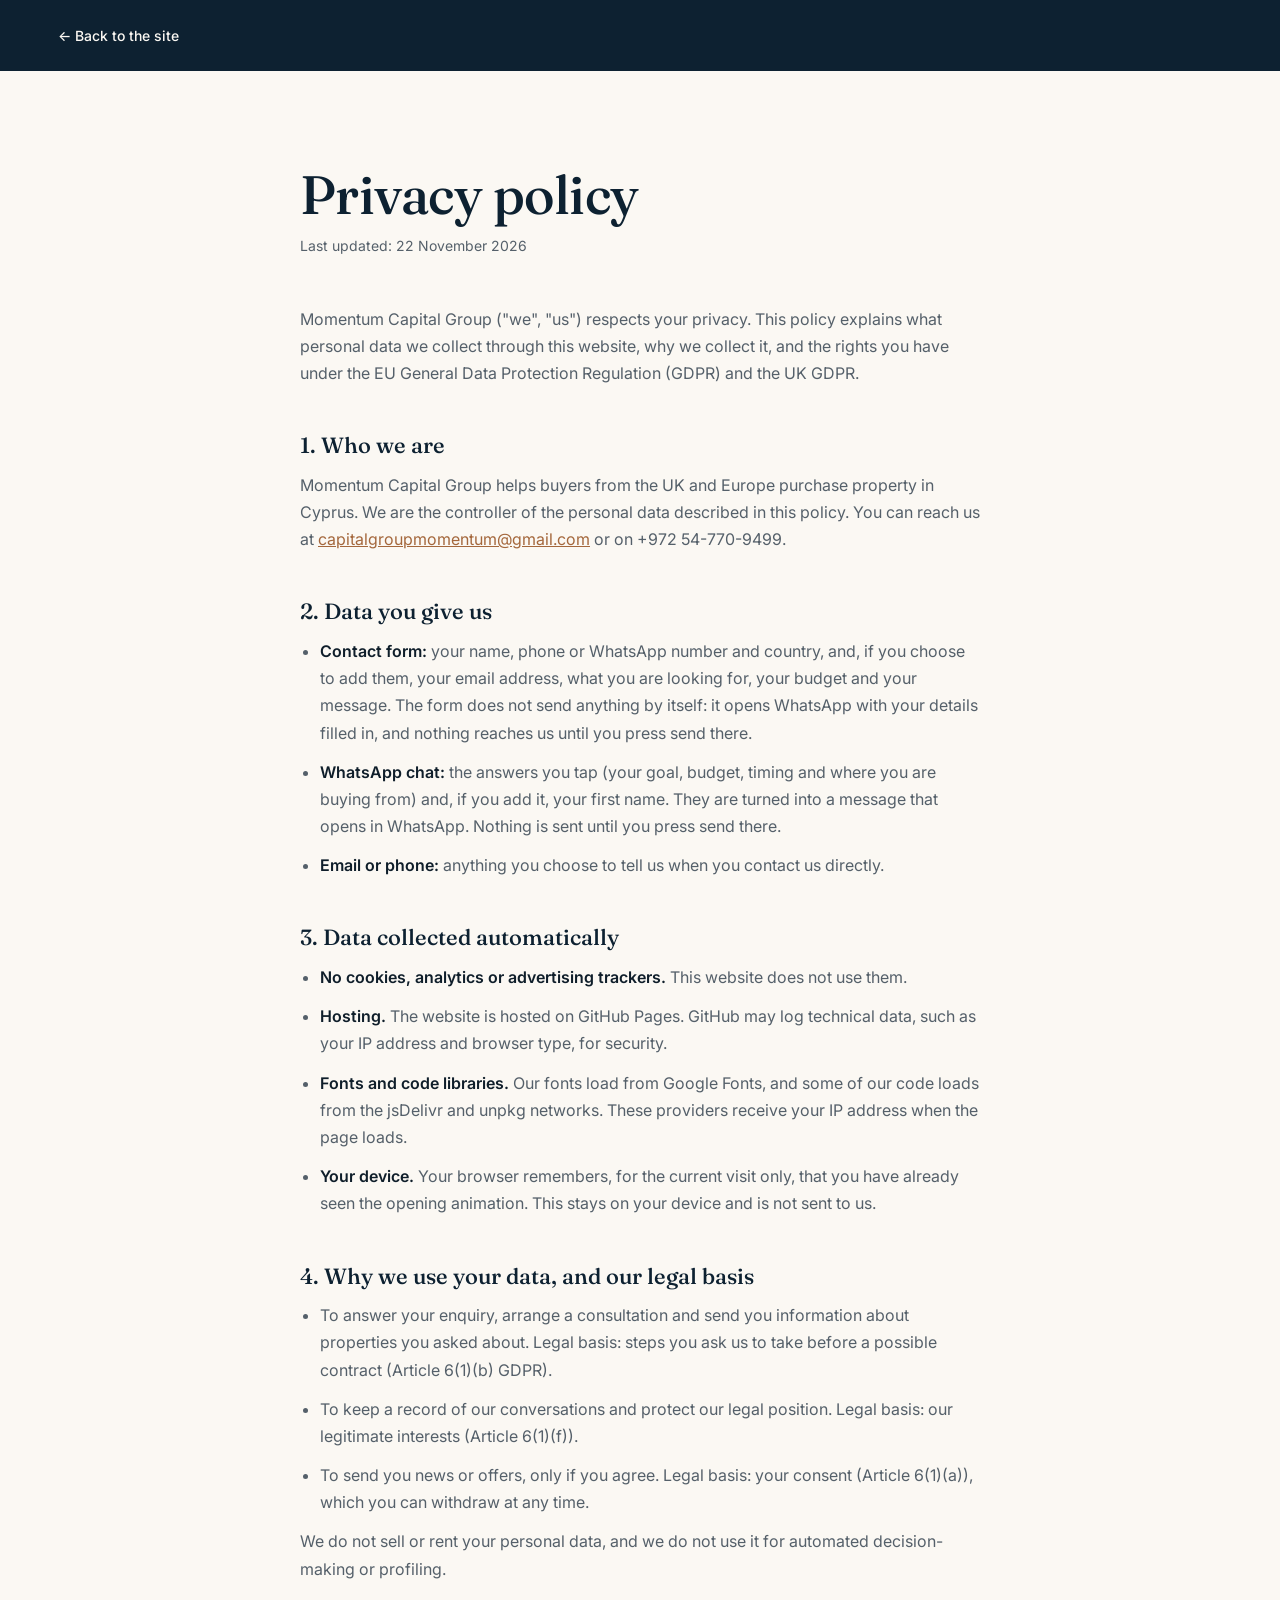
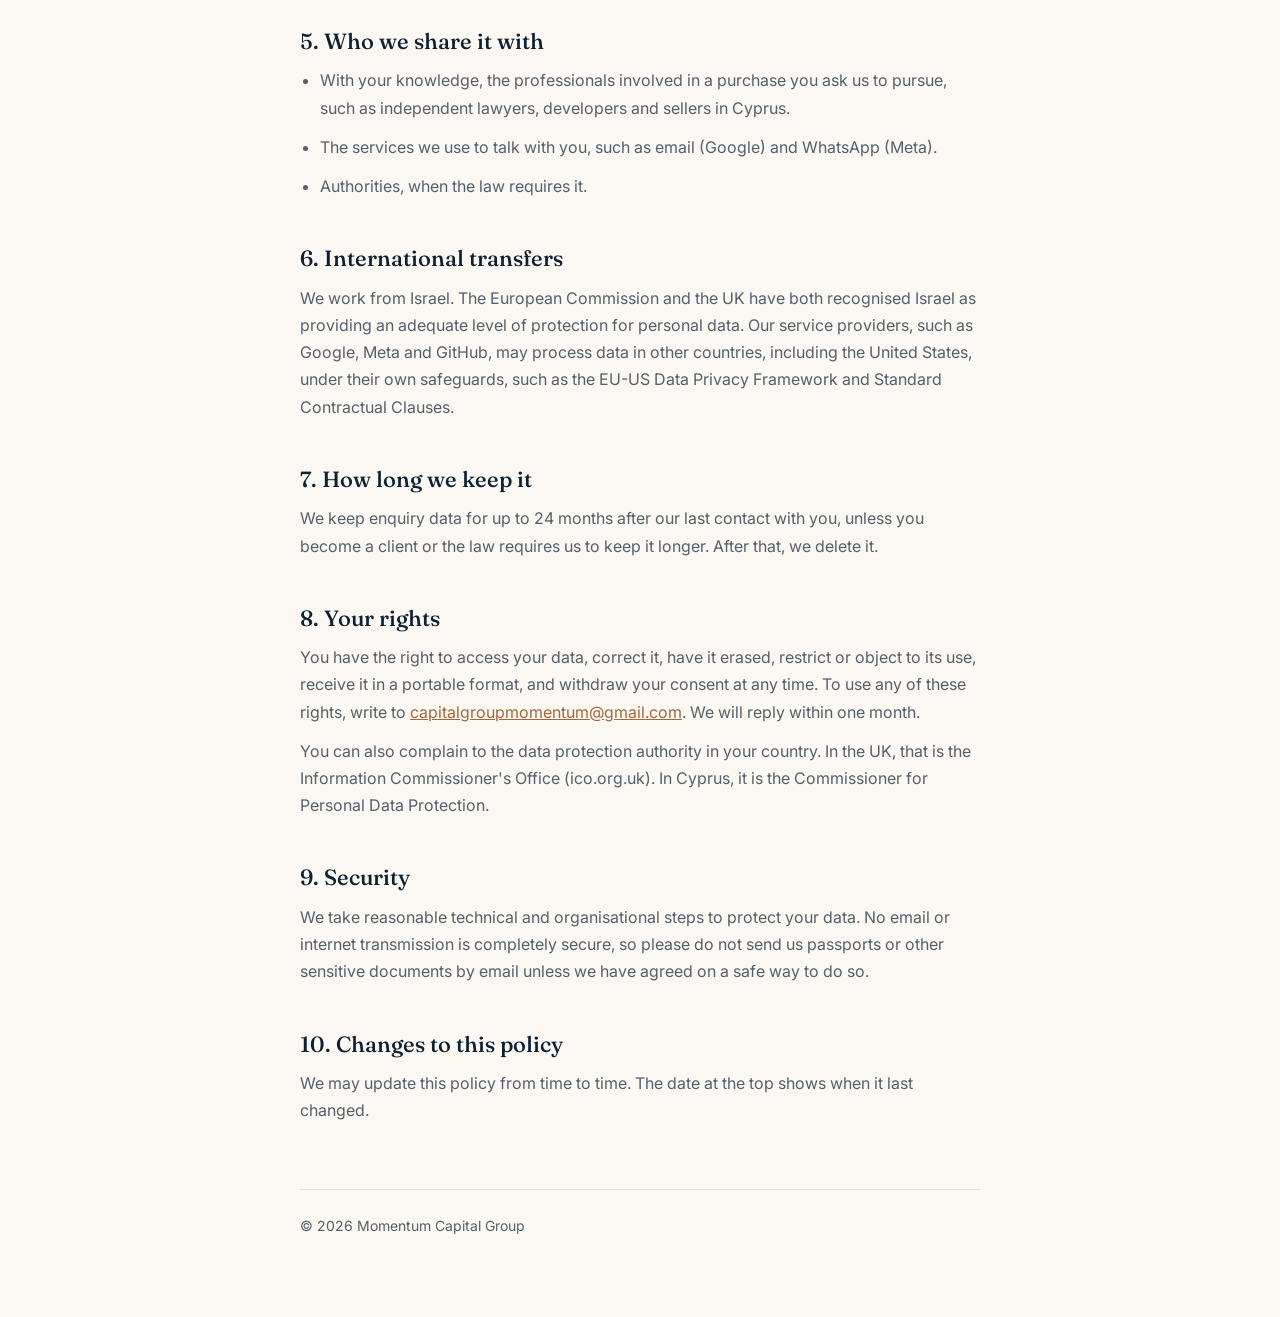
<file: privacy.html>
<!doctype html>
<html lang="en-GB">
<head>
<meta charset="utf-8">
<meta name="viewport" content="width=device-width,initial-scale=1">
<title>Privacy policy | Momentum Capital Group</title>
<meta name="description" content="How Momentum Capital Group collects, uses and protects your personal data.">
<meta name="robots" content="noindex, nofollow"><!-- LAUNCH: remove together with the home page's noindex -->
<meta name="theme-color" content="#0D2131">
<link rel="icon" href="assets/favicon.svg" type="image/svg+xml">
<link rel="preconnect" href="https://fonts.googleapis.com"><link rel="preconnect" href="https://fonts.gstatic.com" crossorigin>
<link href="https://fonts.googleapis.com/css2?family=Fraunces:opsz,wght@9..144,500&family=Inter:wght@400;500;600&display=swap" rel="stylesheet">
<style>
:root{--navy:#0D2131;--cream:#FBF8F3;--line:#E6DDD0;--text:#0F1E2A;--text-2:#55606A;--copper:#C8875A}
*{box-sizing:border-box}
body{margin:0;background:var(--cream);color:var(--text-2);font:400 16px/1.7 'Inter',system-ui,sans-serif;-webkit-font-smoothing:antialiased}
header{background:var(--navy);padding:22px clamp(20px,4.5vw,64px)}
header a{display:inline-flex;align-items:center;gap:10px;color:#FBF8F3;text-decoration:none;font:500 14px/1 'Inter',sans-serif}
header a:hover{color:var(--copper)}
main{max-width:760px;margin:0 auto;padding:clamp(48px,8vw,96px) clamp(20px,5vw,40px) 80px}
h1{margin:0 0 10px;font:500 clamp(36px,6vw,54px)/1.05 'Fraunces',Georgia,serif;color:var(--navy);letter-spacing:-.01em}
.upd{margin:0 0 48px;font-size:14px}
h2{margin:44px 0 12px;font:500 22px/1.3 'Fraunces',Georgia,serif;color:var(--navy)}
p,li{margin:0 0 12px}
ul{padding-left:20px;margin:0 0 12px}
a{color:#A4673C}
strong{color:var(--text);font-weight:600}
footer{margin-top:64px;padding-top:24px;border-top:1px solid var(--line);font-size:14px}
</style>
</head>
<body>
<header><a href="./">&larr; Back to the site</a></header>
<main>
<h1>Privacy policy</h1>
<p class="upd">Last updated: 22 November 2026</p>

<p>Momentum Capital Group ("we", "us") respects your privacy. This policy explains what personal data we collect through this website, why we collect it, and the rights you have under the EU General Data Protection Regulation (GDPR) and the UK GDPR.</p>

<h2>1. Who we are</h2>
<p>Momentum Capital Group helps buyers from the UK and Europe purchase property in Cyprus. We are the controller of the personal data described in this policy. You can reach us at <a href="mailto:capitalgroupmomentum@gmail.com">capitalgroupmomentum@gmail.com</a> or on +972 54-770-9499.</p>

<h2>2. Data you give us</h2>
<ul>
<li><strong>Contact form:</strong> your name, phone or WhatsApp number and country, and, if you choose to add them, your email address, what you are looking for, your budget and your message. The form does not send anything by itself: it opens WhatsApp with your details filled in, and nothing reaches us until you press send there.</li>
<li><strong>WhatsApp chat:</strong> the answers you tap (your goal, budget, timing and where you are buying from) and, if you add it, your first name. They are turned into a message that opens in WhatsApp. Nothing is sent until you press send there.</li>
<li><strong>Email or phone:</strong> anything you choose to tell us when you contact us directly.</li>
</ul>

<h2>3. Data collected automatically</h2>
<ul>
<li><strong>No cookies, analytics or advertising trackers.</strong> This website does not use them.</li>
<li><strong>Hosting.</strong> The website is hosted on GitHub Pages. GitHub may log technical data, such as your IP address and browser type, for security.</li>
<li><strong>Fonts and code libraries.</strong> Our fonts load from Google Fonts, and some of our code loads from the jsDelivr and unpkg networks. These providers receive your IP address when the page loads.</li>
<li><strong>Your device.</strong> Your browser remembers, for the current visit only, that you have already seen the opening animation. This stays on your device and is not sent to us.</li>
</ul>

<h2>4. Why we use your data, and our legal basis</h2>
<ul>
<li>To answer your enquiry, arrange a consultation and send you information about properties you asked about. Legal basis: steps you ask us to take before a possible contract (Article 6(1)(b) GDPR).</li>
<li>To keep a record of our conversations and protect our legal position. Legal basis: our legitimate interests (Article 6(1)(f)).</li>
<li>To send you news or offers, only if you agree. Legal basis: your consent (Article 6(1)(a)), which you can withdraw at any time.</li>
</ul>
<p>We do not sell or rent your personal data, and we do not use it for automated decision-making or profiling.</p>

<h2>5. Who we share it with</h2>
<ul>
<li>With your knowledge, the professionals involved in a purchase you ask us to pursue, such as independent lawyers, developers and sellers in Cyprus.</li>
<li>The services we use to talk with you, such as email (Google) and WhatsApp (Meta).</li>
<li>Authorities, when the law requires it.</li>
</ul>

<h2>6. International transfers</h2>
<p>We work from Israel. The European Commission and the UK have both recognised Israel as providing an adequate level of protection for personal data. Our service providers, such as Google, Meta and GitHub, may process data in other countries, including the United States, under their own safeguards, such as the EU-US Data Privacy Framework and Standard Contractual Clauses.</p>

<h2>7. How long we keep it</h2>
<p>We keep enquiry data for up to 24 months after our last contact with you, unless you become a client or the law requires us to keep it longer. After that, we delete it.</p>

<h2>8. Your rights</h2>
<p>You have the right to access your data, correct it, have it erased, restrict or object to its use, receive it in a portable format, and withdraw your consent at any time. To use any of these rights, write to <a href="mailto:capitalgroupmomentum@gmail.com">capitalgroupmomentum@gmail.com</a>. We will reply within one month.</p>
<p>You can also complain to the data protection authority in your country. In the UK, that is the Information Commissioner's Office (ico.org.uk). In Cyprus, it is the Commissioner for Personal Data Protection.</p>

<h2>9. Security</h2>
<p>We take reasonable technical and organisational steps to protect your data. No email or internet transmission is completely secure, so please do not send us passports or other sensitive documents by email unless we have agreed on a safe way to do so.</p>

<h2>10. Changes to this policy</h2>
<p>We may update this policy from time to time. The date at the top shows when it last changed.</p>

<footer>&copy; 2026 Momentum Capital Group</footer>
</main>
</body>
</html>
</file>
